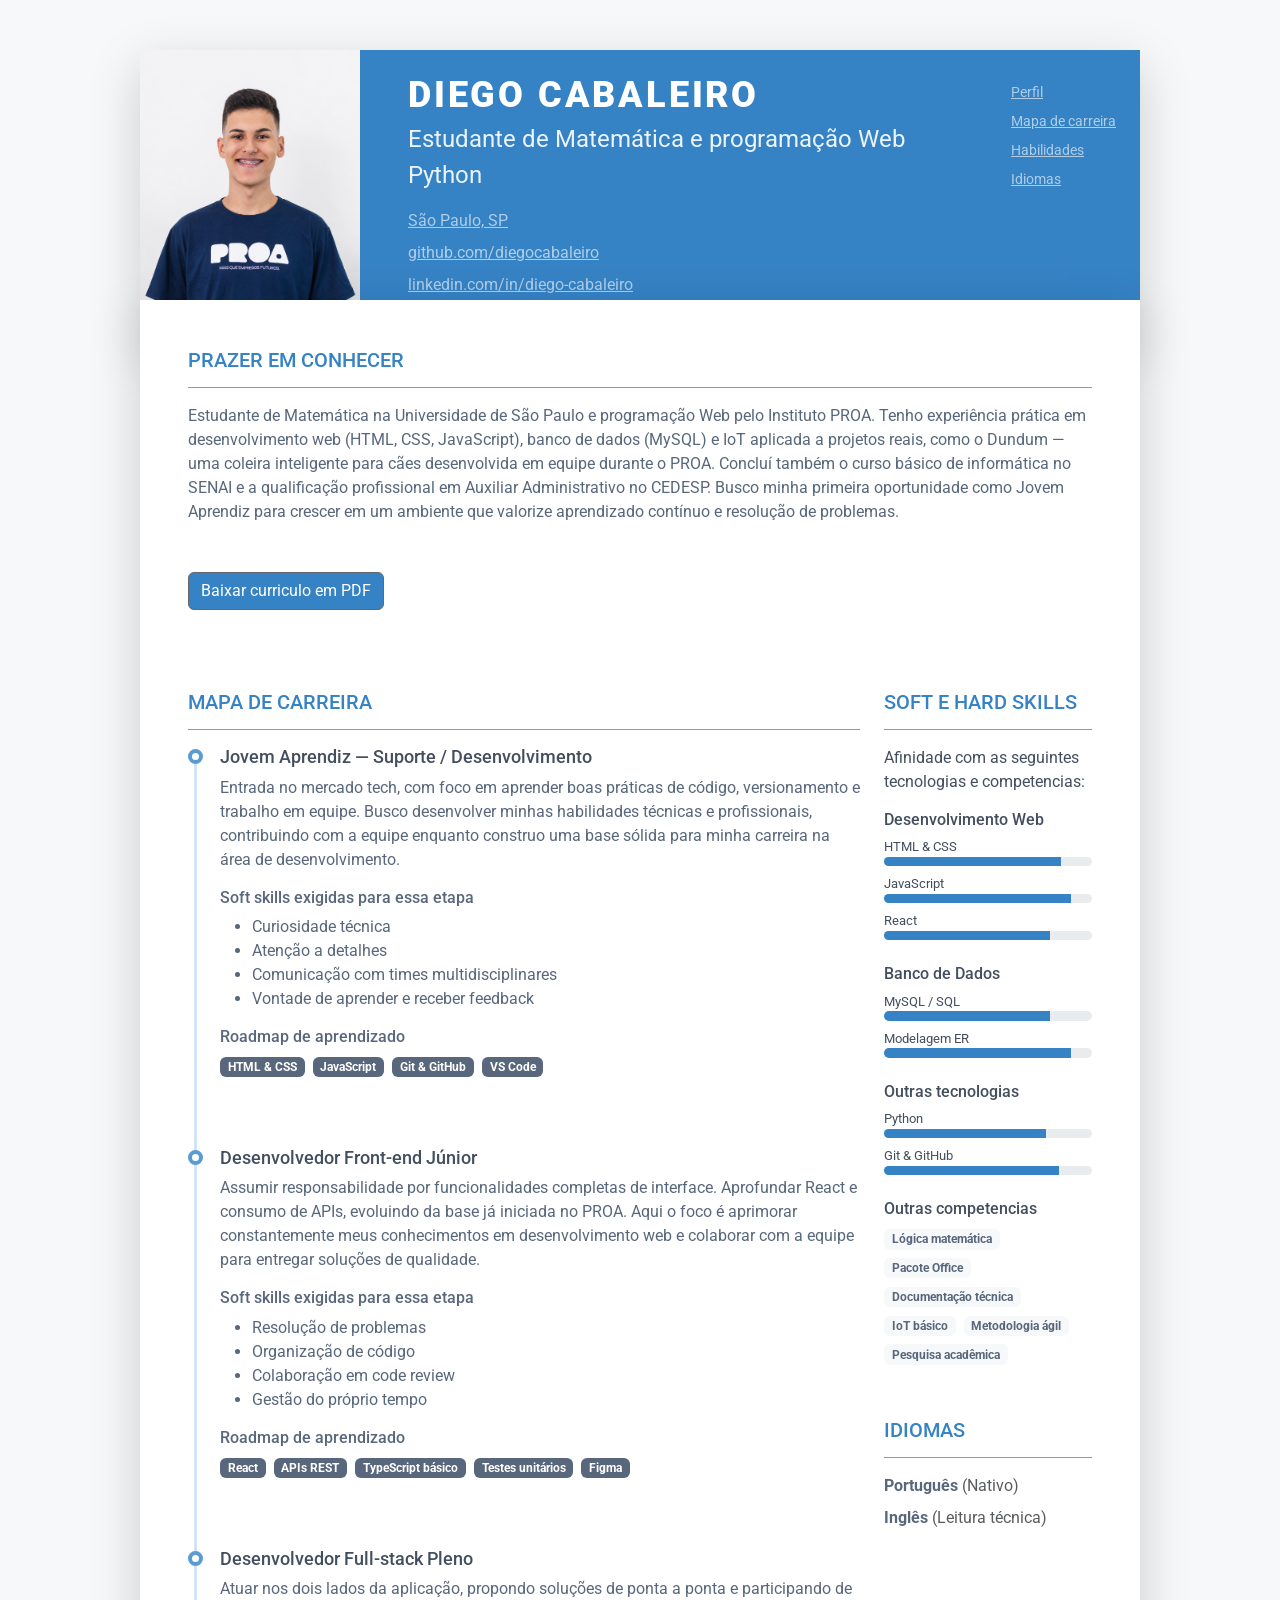
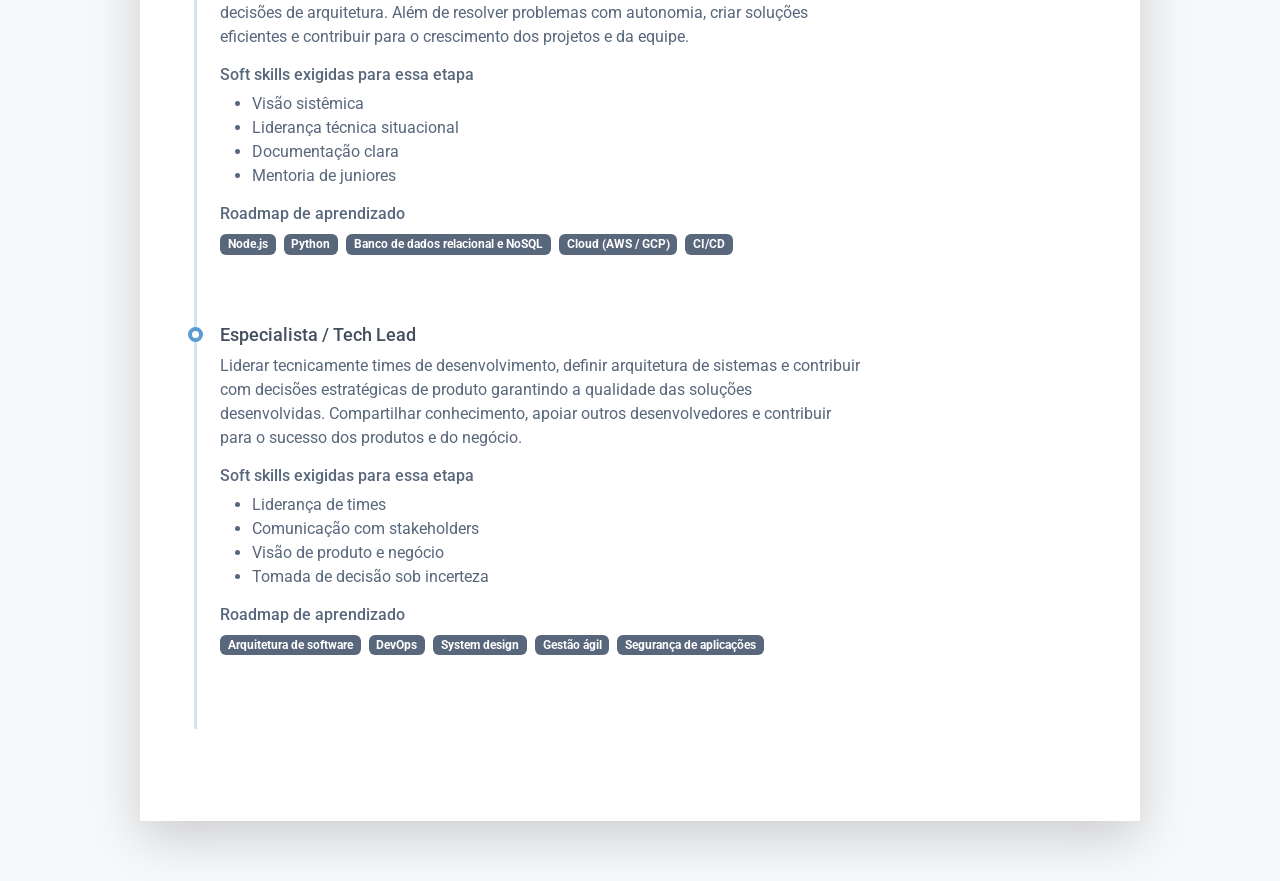
<file: index.html>
<!DOCTYPE html>
<!--
	Versao orientada por JSON.

	Ideia pedagogica:
	- O HTML fica responsavel pela estrutura da pagina.
	- O arquivo assets/data/carreira.json guarda os textos e listas editaveis.
	- O JavaScript le o JSON e preenche os espacos marcados com id.

	Observacao:
	- Em servidores como GitHub Pages, o fetch do JSON funciona normalmente.
	- Ao abrir direto pelo arquivo local, alguns navegadores bloqueiam o fetch.
-->
<html lang="pt-BR">

<head>
	<meta charset="utf-8">
	<meta name="viewport" content="width=device-width, initial-scale=1">
	<meta http-equiv="X-UA-Compatible" content="IE=edge">
	<title>Mapa de Carreira</title>
	<meta name="description" content="Mapa de carreira com dados carregados de um arquivo JSON.">
	<meta name="robots" content="index, follow">
	<meta name="theme-color" content="#434E5E">
	<link rel="shortcut icon" href="assets/images/icon.png" type="image/x-icon">
	<link rel="preconnect" href="https://fonts.googleapis.com">
	<link rel="preconnect" href="https://fonts.gstatic.com" crossorigin>
	<link href="https://fonts.googleapis.com/css?family=Roboto:300,400,500,700,900&display=swap" rel="stylesheet">
	<link id="theme-style" rel="stylesheet" href="assets/css/bootstrap-2.css">
	<link rel="stylesheet" href="https://cdnjs.cloudflare.com/ajax/libs/font-awesome/6.7.2/css/all.min.css">
	<style>
		.skip-link {
			left: 1rem;
			position: absolute;
			top: -4rem;
			z-index: 1000;
		}

		.skip-link:focus {
			top: 1rem;
		}

		.profile-picture {
			height: 250px;
			object-fit: cover;
			width: 250px;
		}

		.badge {
			margin-bottom: .35rem;
		}

		/* Cor principal do botão */
		#cv-link {
			background-color: #3582C4 !important;
			border-color: #676767 !important;
			color: #fff !important;
		}

		/* Hover do botão */
		#cv-link:hover {
			background-color: #64c1ff !important;
			border-color: #2a689e !important;
		}
	</style>
</head>

<body>
	<a class="btn btn-light skip-link" href="#conteudo-principal">Pular para o conteudo principal</a>

	<!--
		Este header tem marcadores vazios.
		O JavaScript procura cada id e injeta os dados vindos do JSON.
	-->
	<header class="resume-header pt-4 pt-md-0" role="banner">

		<div class="text-center position-relative">
			<div class="resume-wrapper-inner mx-auto text-start bg-primary shadow-lg">
				<div class="row">
					<div class="col-block col-md-auto resume-picture-holder text-center text-md-start">
						<img id="profile-photo" class="picture profile-picture" src="assets/images/profile.png"
							alt="Foto de Diego">
					</div>

					<div class="col">
						<div class="row p-4 justify-content-center justify-content-md-between">
							<div class="primary-info col-auto">
								<h1 id="profile-name" class="name mt-0 mb-1 text-white text-uppercase">Mapa de Carreira
								</h1>
								<p id="profile-headline" class="title mb-3"></p>
								<ul id="contact-list" class="list-unstyled"></ul>


							</div>

							<nav class="secondary-info col-auto mt-2" aria-label="Navegacao principal">
								<ul class="resume-social list-unstyled">
									<li class="mb-2"><a class="text-link" href="#perfil">Perfil</a></li>
									<li class="mb-2"><a class="text-link" href="#mapa-carreira">Mapa de carreira</a>
									</li>
									<li class="mb-2"><a class="text-link" href="#habilidades">Habilidades</a></li>
									<li><a class="text-link" href="#idiomas">Idiomas</a></li>
								</ul>
							</nav>

						</div>
					</div>
				</div>
			</div>
		</div>
	</header>

	<main id="conteudo-principal" class="resume-wrapper text-center position-relative" tabindex="-1">
		<div class="resume-wrapper-inner mx-auto text-start bg-white shadow-lg">
			<div class="resume-body p-5">
				<section id="perfil" class="resume-section summary-section mb-5" aria-labelledby="titulo-perfil">
					<h2 id="titulo-perfil" class="resume-section-title text-uppercase font-weight-bold pb-3 mb-3">
						Prazer em conhecer
					</h2>
					<div class="resume-section-content">
						<p id="profile-summary"></p>
						<a id="cv-link" class="btn btn-primary bg-primary" target="_blank" href="#">
							Baixar curriculo em PDF
						</a>
					</div>
				</section>

				<div class="row">
					<div class="col-lg-9">
						<section id="mapa-carreira" class="resume-section experience-section mb-5"
							aria-labelledby="titulo-mapa-carreira">
							<h2 id="titulo-mapa-carreira"
								class="resume-section-title text-uppercase font-weight-bold pb-3 mb-3">
								Mapa de carreira
							</h2>

							<!-- Lista gerada a partir de careerSteps no JSON. -->
							<div class="resume-section-content">
								<div id="career-timeline" class="resume-timeline position-relative"></div>
							</div>
						</section>
					</div>

					<aside class="col-lg-3" aria-label="Informacoes complementares">
						<section id="habilidades" class="resume-section skills-section mb-5"
							aria-labelledby="titulo-habilidades">
							<h2 id="titulo-habilidades"
								class="resume-section-title text-uppercase font-weight-bold pb-3 mb-3">
								Soft e hard skills
							</h2>
							<p>Afinidade com as seguintes tecnologias e competencias:</p>
							<div id="skill-groups" class="resume-section-content"></div>
							<div class="resume-skill-item">
								<h3 class="resume-skills-cat font-weight-bold h5">Outras competencias</h3>
								<ul id="other-skills" class="list-inline"></ul>
							</div>
						</section>

						<section id="idiomas" class="resume-section language-section mb-5"
							aria-labelledby="titulo-idiomas">
							<h2 id="titulo-idiomas"
								class="resume-section-title text-uppercase font-weight-bold pb-3 mb-3">
								Idiomas
							</h2>
							<div class="resume-section-content">
								<ul id="language-list" class="list-unstyled resume-lang-list"></ul>
							</div>
						</section>
					</aside>
				</div>
			</div>
		</div>
	</main>

	<!-- O defer garante que o script rode depois que o HTML existir no navegador. -->
	<script src="assets/js/carreira-json.js" defer></script>
</body>

</html>
</file>
